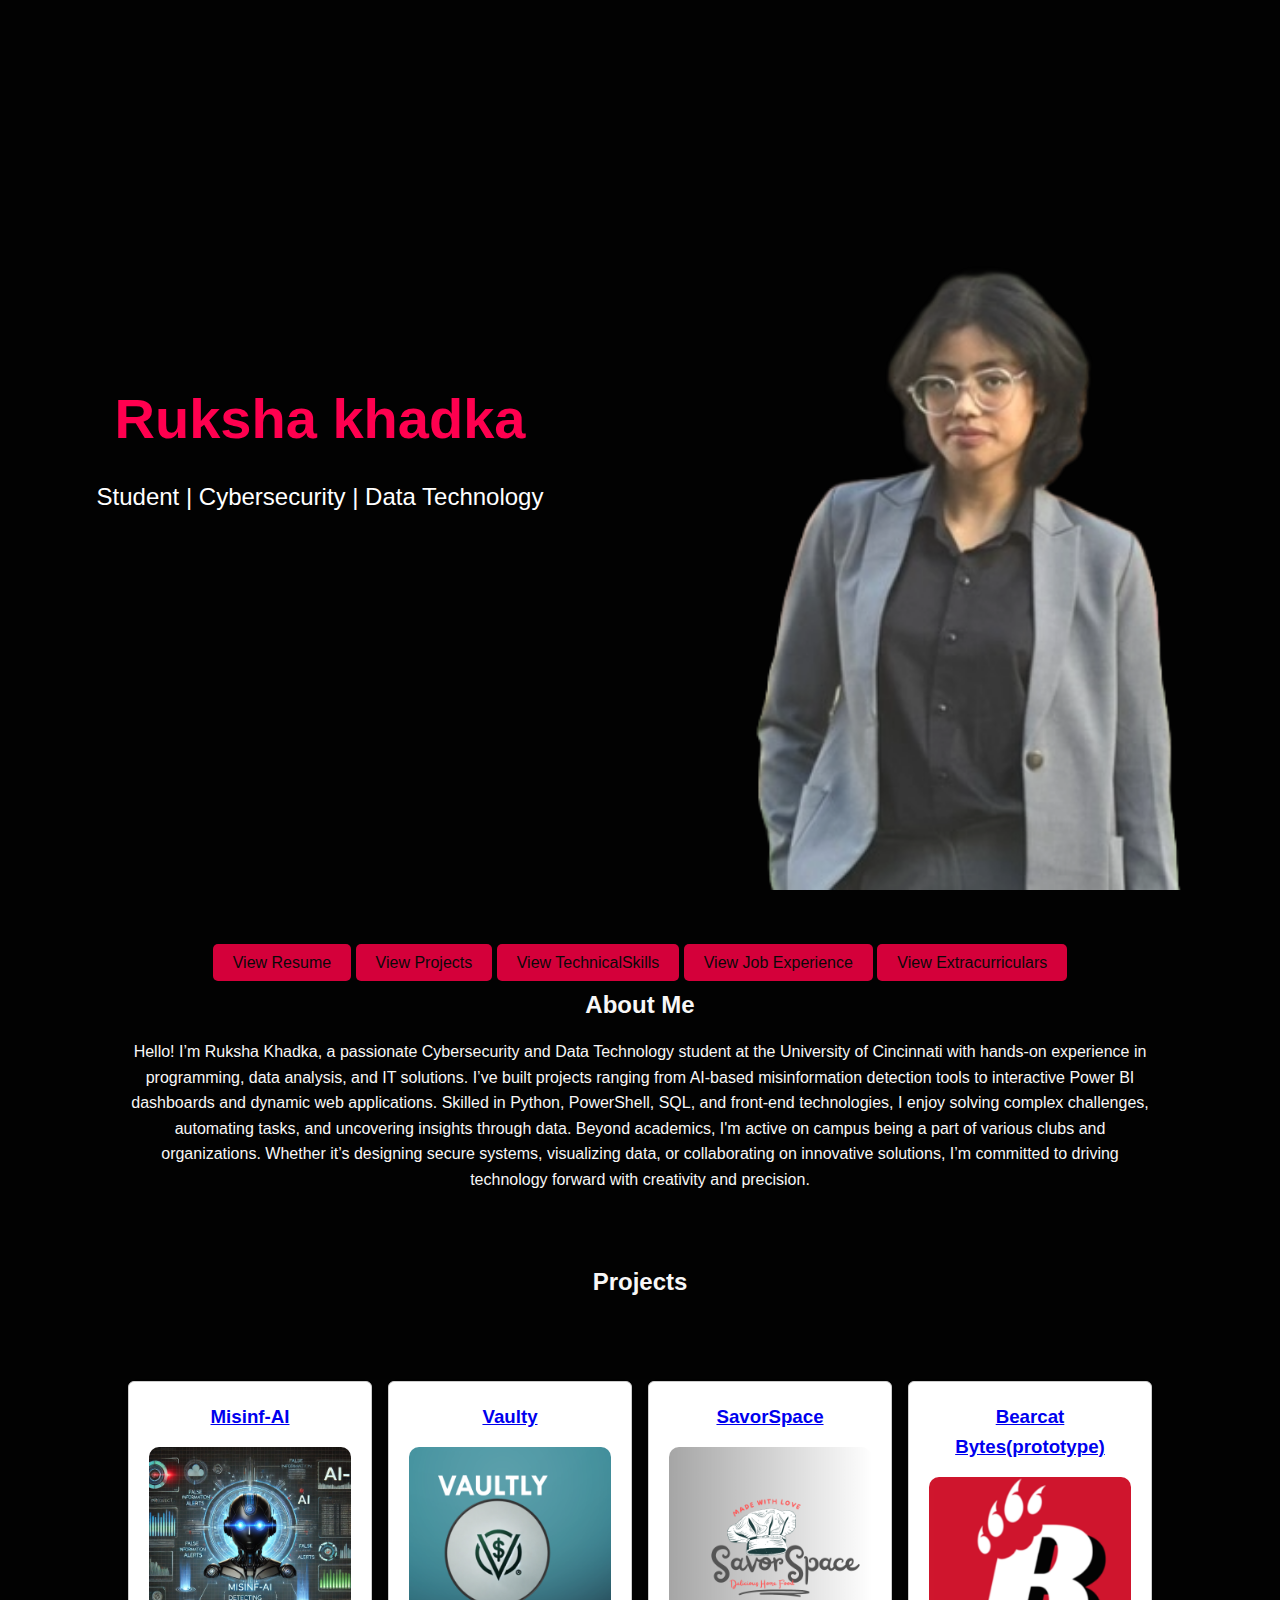
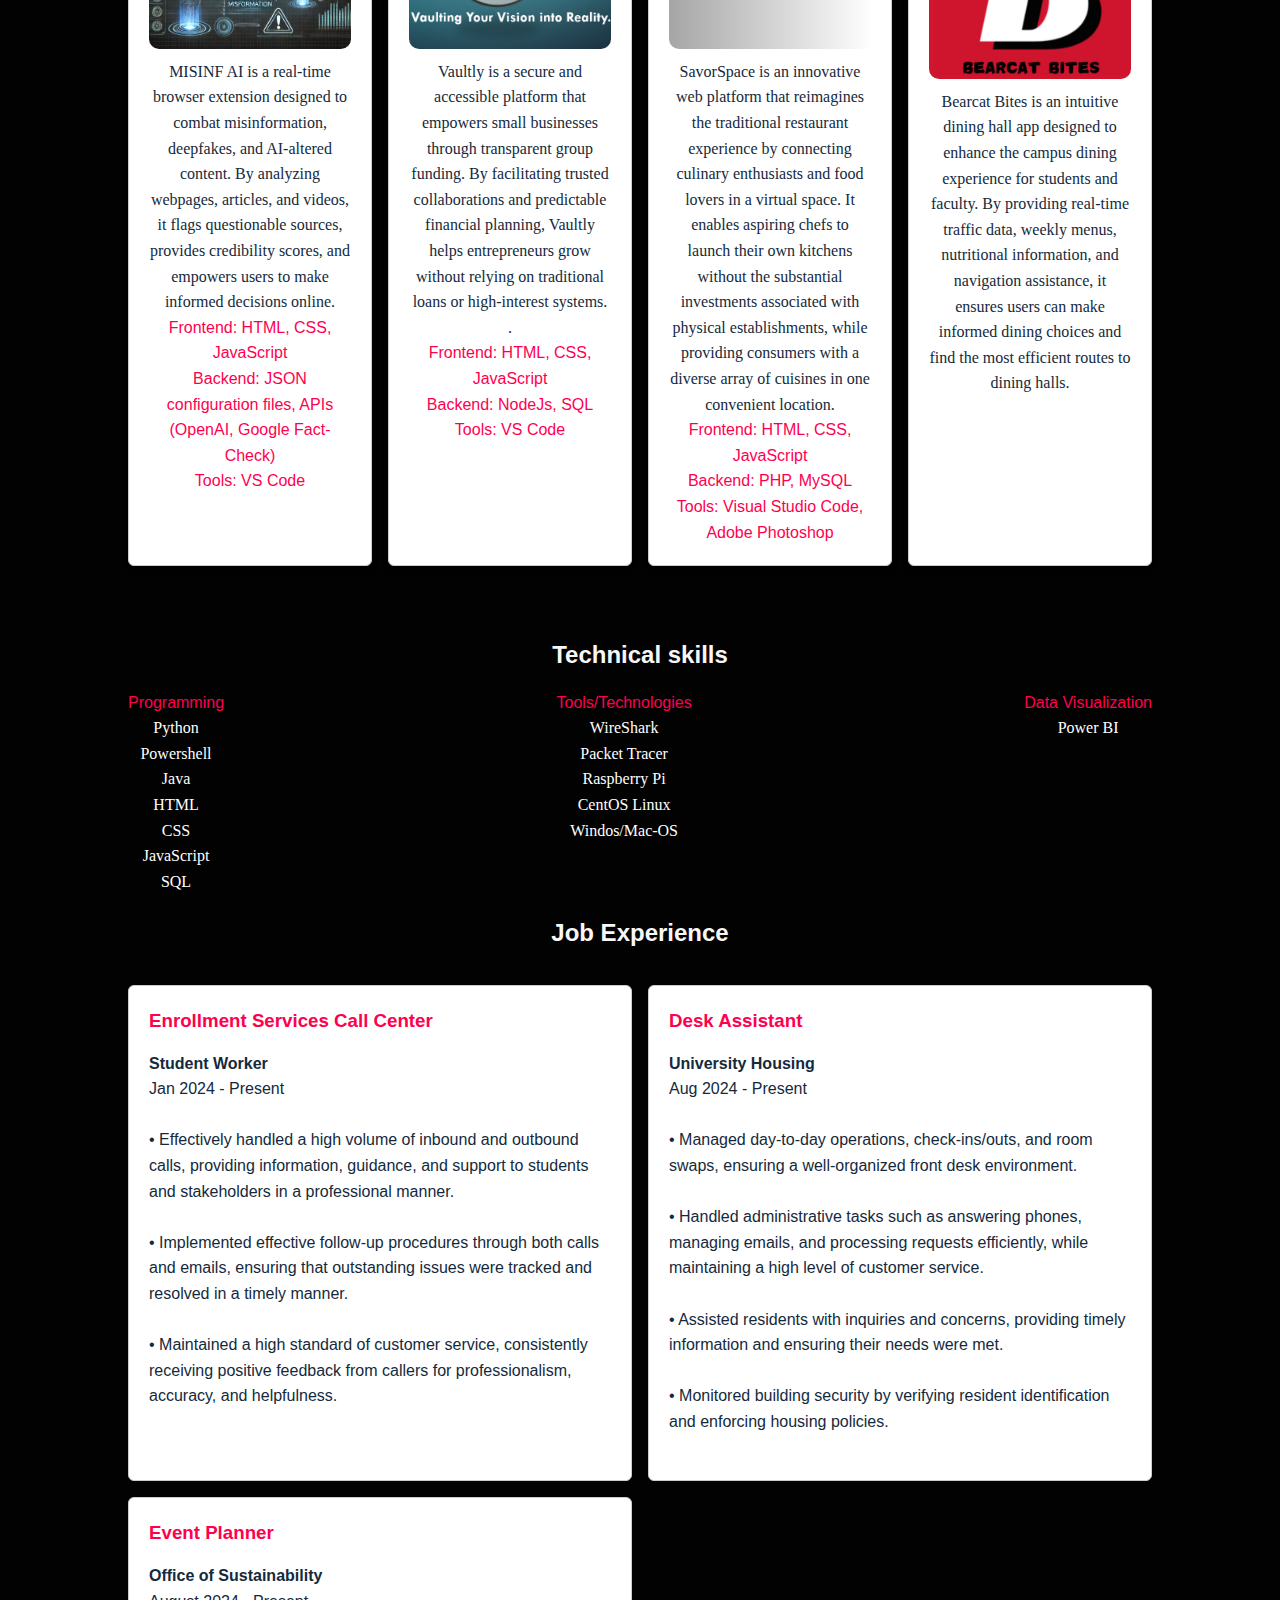
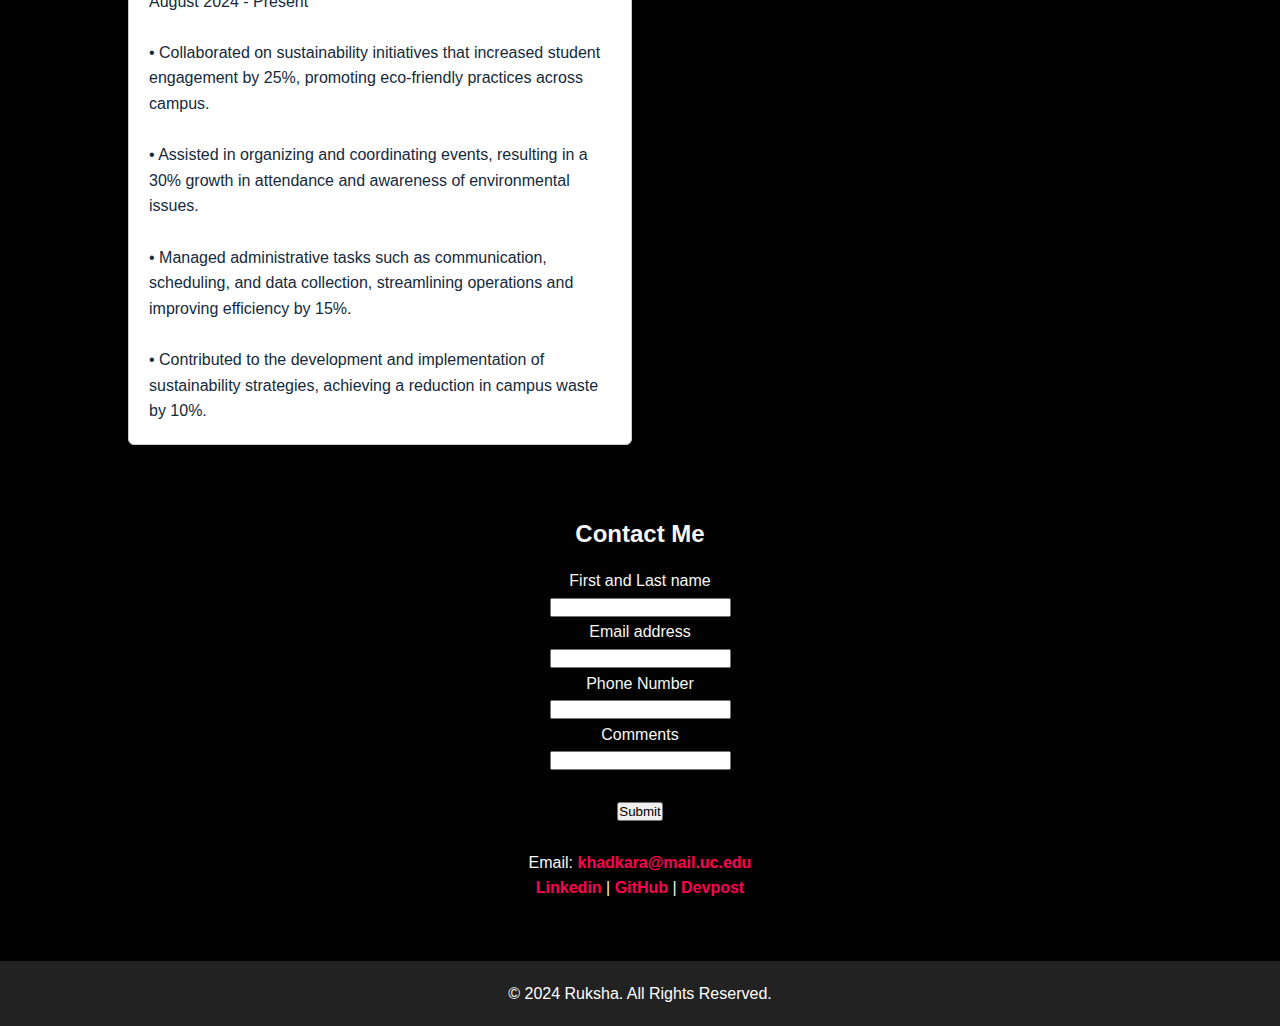
<file: index.html>
<!DOCTYPE html>
<html lang="en">

<head>
    <meta charset="UTF-8">
    <meta name="viewport" content="width=device-width, initial-scale=1.0">
    <title>Ruksha Khadka</title>
    <link rel="stylesheet" href="style.css">
</head>

<body>
    <!-- Header Section -->
            <header id="header">
                <div class="container">
                    <h1> <span>Ruksha khadka</span></h1>
                    <p>Student | Cybersecurity | Data Technology</p></div>
                    <div class="image"><img src="images/headshot1.png" alt="image" height="auto" width="auto"> </div>
            </header>
        </div>
    </div>

    <!-- About Me Section -->
    <section id="about">
        <a href="Resume.html" class="btn">View Resume</a>
        <a href="#projects" class="btn">View Projects</a>
        <a href="#technicalSkills" class="btn">View TechnicalSkills</a>
        <a href="#Experience" class="btn">View Job Experience</a>
        <a href="ExtraCurriculars.html" class="btn">View Extracurriculars</a>
        
        <div class="container">
            <h2>About Me</h2>
            <p>Hello! I’m Ruksha Khadka, a passionate Cybersecurity and Data Technology student at the University of Cincinnati with
            hands-on experience in programming, data analysis, and IT solutions. I’ve built projects ranging from AI-based
            misinformation detection tools to interactive Power BI dashboards and dynamic web applications. Skilled in Python,
            PowerShell, SQL, and front-end technologies, I enjoy solving complex challenges, automating tasks, and uncovering
            insights through data. Beyond academics, I'm active on campus being a part of various clubs and organizations. 
            Whether it’s designing secure systems, visualizing data, or collaborating on
            innovative solutions, I’m committed to driving technology forward with creativity and precision.</p>
        </div>
    </section>

    <!-- Projects Section -->
    <section id="projects">
        <div class="container">
            <h2>Projects</h2>
            <div class="project-grid">
                <div class="project-card">
                    <h3><span><a href="https://devpost.com/software/misinf-ai" target="_blank">Misinf-AI</a></span></h3>
                    <img src="images/Misinf-AI.webp" alt="Project 1">
                    <p> MISINF AI is a real-time browser extension designed to combat misinformation, deepfakes, and AI-altered content. By
                    analyzing webpages, articles, and videos, it flags questionable sources, provides credibility scores, and empowers users
                    to make informed decisions online.</p>
                        <ul>
                        <li><span>Frontend: HTML, CSS, JavaScript</span></li>
                        <li><span>Backend: JSON configuration files, APIs (OpenAI, Google Fact-Check)</span></li>
                        <li><span>Tools: VS Code</span></li>
                    </ul>
                    
                </div>
                <div class="project-card">
                    <h3><span><a href="https://github.com/poudelef/Vaulty" target="_blank"> Vaulty</a></span></h3>
                    <img src="images/VAULTY.png" alt="Project 2">
                    <p>
                    Vaultly is a secure and accessible platform that empowers small businesses through transparent group funding. By
                    facilitating trusted collaborations and predictable financial planning, Vaultly helps entrepreneurs grow without relying
                    on traditional loans or high-interest systems. .</p>
                    <ul>
                        <li><span>Frontend: HTML, CSS, JavaScript</span></li>
                        <li><span>Backend: NodeJs, SQL</span></li>
                        <li><span>Tools: VS Code</span></li>
                    </ul>

                </div>
                <div class="project-card">
                    <h3><span><a href="https://homepages.uc.edu/~khadkara/finalProject/index.html" target="_blank">SavorSpace</a></span></h3>
                    <img src="images/SavorSpace.png" alt="Project 1">
                    <p>SavorSpace is an innovative web platform that reimagines the traditional restaurant experience by connecting
                    culinary enthusiasts and food lovers in a virtual space. It enables aspiring chefs to launch their own kitchens without
                    the substantial investments associated with physical establishments, while providing consumers with a diverse array of
                    cuisines in one convenient location.
                    <ul>
                        <li><span>Frontend: HTML, CSS, JavaScript</span></li>
                        <li><span>Backend: PHP, MySQL</span></li>
                        <li><span>Tools: Visual Studio Code, Adobe Photoshop</span></li>
                    </ul>
                    </p>
                </div>
                <div class="project-card">
                    <h3><span><a href="https://github.com/brosnape/Bearcat-Bites" target="_blank">Bearcat Bytes(prototype)</a></span></h3>
                    <img src="images/BB.png" alt="Project 1">
                    <p>Bearcat Bites is an intuitive dining hall app designed to enhance the campus dining experience for students and faculty.
                    By providing real-time traffic data, weekly menus, nutritional information, and navigation assistance, it ensures users
                    can make informed dining choices and find the most efficient routes to dining halls.</p>
                    <ul>
                    </ul>                   
                    
                </div>
            </div>
        </div>
    </section>
<!--Technical skills section-->
        <section id="technicalSkills">
        <div class="container">
        <h2 style="text-align: center;">Technical skills</h2>
        <div class="tsbox">

            <div class='left-box' > <span>Programming</span>
            <ul>
                <li> Python</li>
                <li> Powershell</li>
                <li> Java</li>
                <li> HTML</li>
                <li> CSS</li>
                <li>JavaScript</li>
                <li>SQL</li>
            </ul>
            </div> 
            <div class='center-box'> <span> Tools/Technologies</span>
            <ul>
                <li> WireShark</li>
                <li> Packet Tracer</li>
                <li> Raspberry Pi</li>
                <li> CentOS Linux</li>
                <li> Windos/Mac-OS</li>
            </ul>
            </div>
            <div class='right-box'><span>Data Visualization</span>
            <ul>
                <li>Power BI</li>
            </ul>
            </div>
        </div>
        </div>
        </section>


<!-- Job Experience Section -->
<section id="Experience">
    <div class="container">
        <h2 style="text-align: center;">Job Experience</h2>
        <div class="job-experience-grid">
            <div class="job-card">
                <h3> <span>Enrollment Services Call Center</span></h3>
                <p><strong>Student Worker</strong></p>
                <p>Jan 2024 - Present</p><br>
                <p>
                • Effectively handled a high volume of inbound and outbound calls, providing information, guidance, and support to
                students and stakeholders in a professional manner. <br> <br>
                • Implemented effective follow-up procedures through both calls and emails, ensuring that outstanding issues were
                tracked and resolved in a timely manner. <br> <br>
                • Maintained a high standard of customer service, consistently receiving positive feedback from callers for
                professionalism, accuracy, and helpfulness.
                </p>
            </div>
            <div class="job-card">
                <h3> <span>Desk Assistant </span></h3>
                <p><strong>University Housing</strong></p>
                <p>Aug 2024 - Present</p> <br>
               <p>
                • Managed day-to-day operations, check-ins/outs, and room swaps, ensuring a well-organized front desk environment. <br> <br>
                • Handled administrative tasks such as answering phones, managing emails, and processing requests efficiently, while
                maintaining a high level of customer service.<br> <br>
                • Assisted residents with inquiries and concerns, providing timely information and ensuring their needs were met.<br> <br>
                • Monitored building security by verifying resident identification and enforcing housing policies.<br> <br>
                
               </p>
            </div>
            <div class="job-card">
                <h3> <span>Event Planner</span></h3>
                <p><strong>Office of Sustainability</strong></p>
                <p>August 2024 - Present</p><br>
                <p>
                    • Collaborated on sustainability initiatives that increased student engagement by 25%, promoting eco-friendly practices
                    across campus. <br> <br>
                    • Assisted in organizing and coordinating events, resulting in a 30% growth in attendance and awareness of environmental
                    issues.<br> <br>
                    • Managed administrative tasks such as communication, scheduling, and data collection, streamlining operations and
                    improving efficiency by 15%.<br> <br>
                    • Contributed to the development and implementation of sustainability strategies, achieving a reduction in campus waste by
                    10%.
                </p>
            </div>
        </div>
    </div>
</section>

</section>



<!-- Contact Section -->
    <section id="contact">
        <div class="container">
            <h2>Contact Me</h2>
                <form >
                    <label for="fname">First and Last name</label><br>
                    <input type="text" id="fname" name="fname"><br>
                    <label for="lname">Email address</label><br>
                    <input type="text" id="lname" name="lname"><br>
                    <label for="lname">Phone Number</label><br>
                    <input type="number" id="lname" name="lname"><br>
                    <label for="lname">Comments</label><br>
                    <input type="text" id="lname" name="lname"><br> <br>
                    <input type="submit" value="Submit"> <br> <br>
    
            </form>
            <p>Email: <a href="mailto:khadkara@mail.uc.edu" target="_blank">khadkara@mail.uc.edu</a></p>
            <p><a href="https://www.linkedin.com/in/rukshakhadka/" target="_blank">Linkedin</a> | <a href="https://github.com/Rukshaaa" target="_blank">GitHub</a> | <a href="https://devpost.com/khadkara?ref_content=user-portfolio&ref_feature=portfolio&ref_medium=global-nav" target="_blank">Devpost</a></p>
        </div>
    </section>



    <!-- Footer -->
    <footer>
        <div class="container">
            <p>&copy; 2024 Ruksha. All Rights Reserved.</p>
        </div>
    </footer>
</body>

</html>
</file>
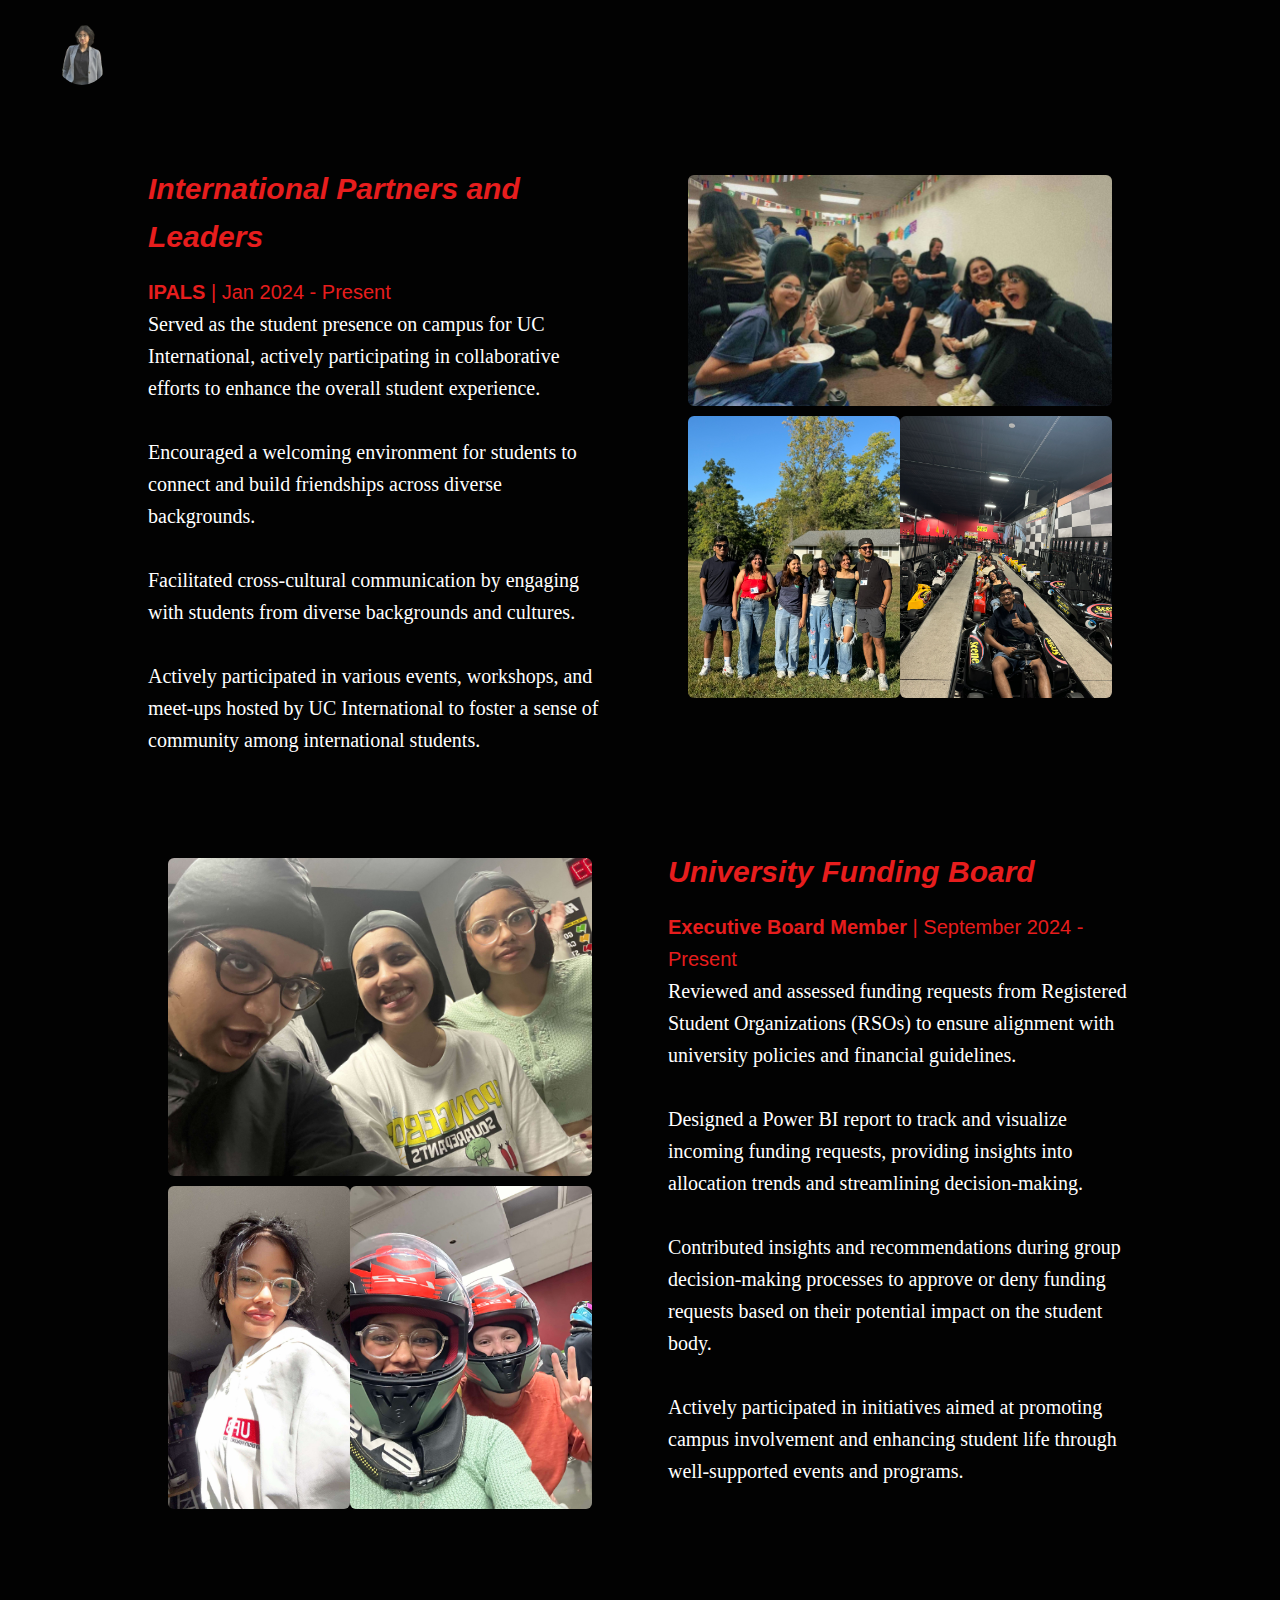
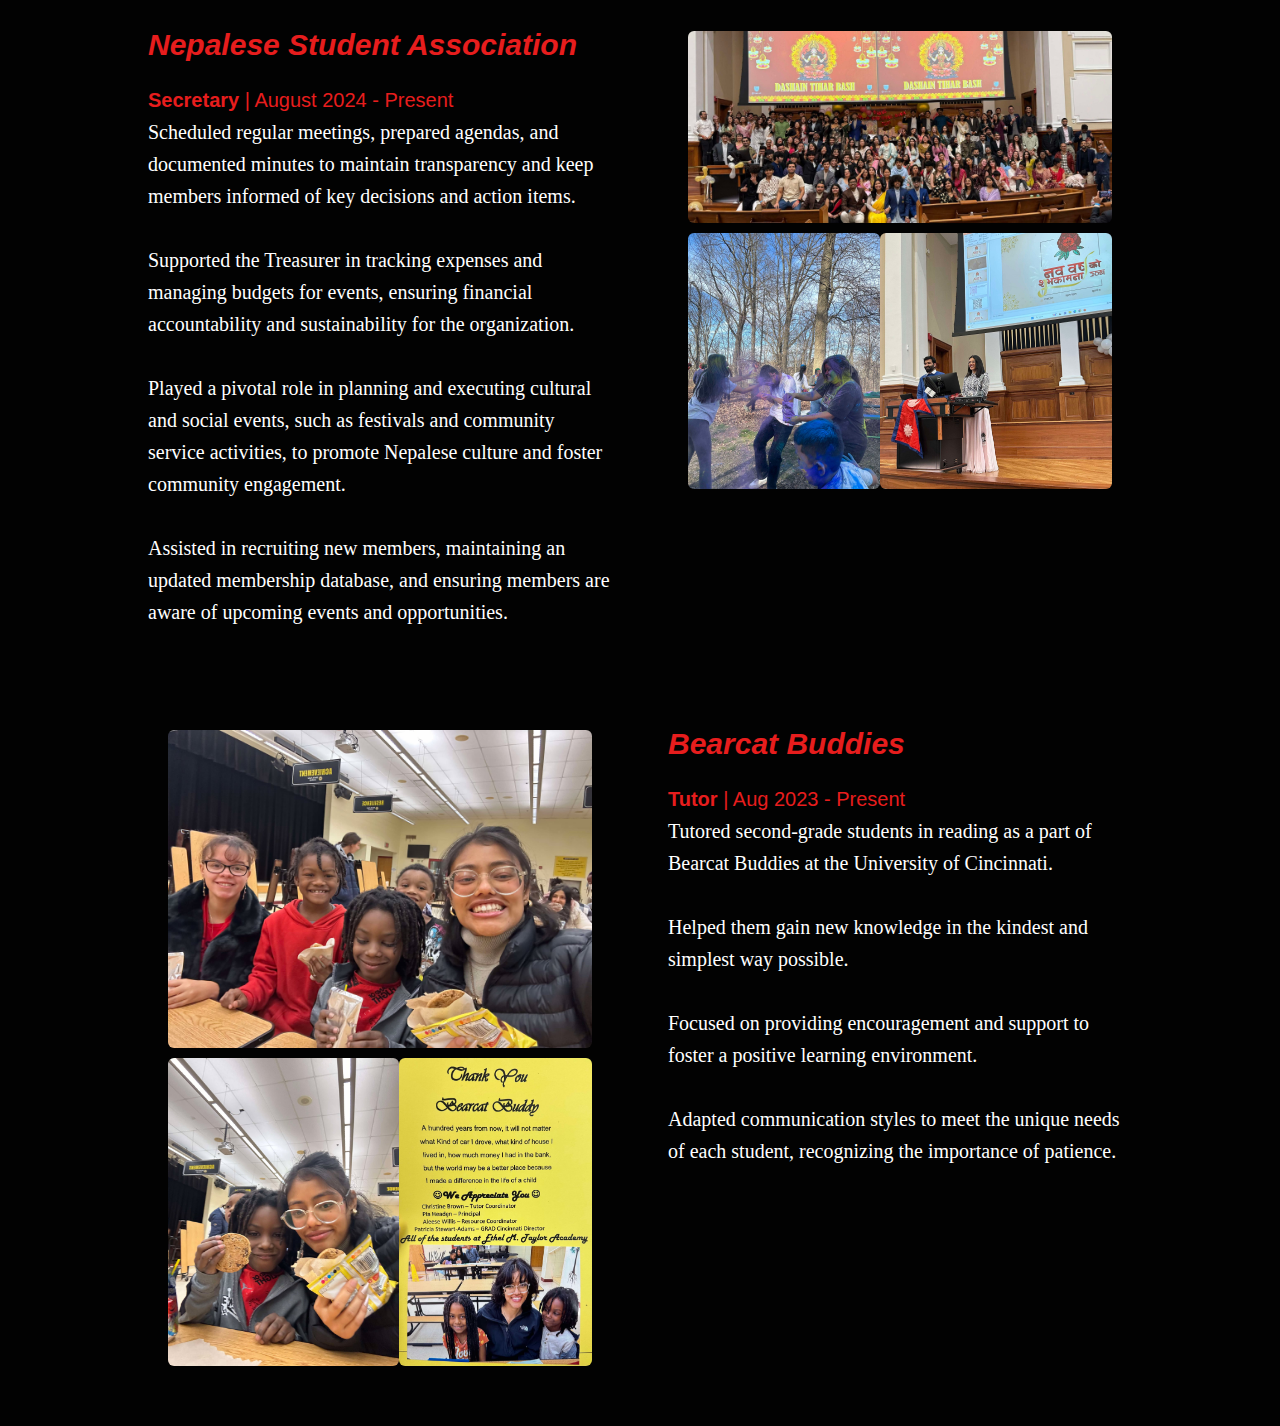
<file: ExtraCurriculars.html>
<!DOCTYPE html>
<html lang="en">

<head>
    <meta charset="UTF-8">
    <meta name="viewport" content="width=device-width, initial-scale=1.0">
    <title>Ruksha Khadka</title>
    <link rel="stylesheet" href="style.css">
    <a href="index.html"><img style="border-radius: 50%; margin-left: 50px;" src="images/headshot1.png" alt="image" height="5%" width="5%"></a>
</head>

<body>
    <section id="ExtraCurriculars">
        <div class="container">
            <!-- IPALS -->
            <div class="extracurricular-grid">
                <div class="extracurricular-card">
                <div class="IPALS-Desc"> 
                    <h3 style="font-size: 1.5em; font-style: italic;">International Partners and Leaders</h3>
                    <p><strong>IPALS</strong> | Jan 2024 - Present</p>
                    <ul>
                        <li>Served as the student presence on campus for UC International, actively participating in collaborative efforts to
                        enhance the overall student experience.</li><br>
                        <li>Encouraged a welcoming environment for students to connect and build friendships across diverse backgrounds.</li> <br>
                        <li>Facilitated cross-cultural communication by engaging with students from diverse backgrounds and cultures.</li><br>
                        <li>Actively participated in various events, workshops, and meet-ups hosted by UC International to foster a sense of
                        community among international students.</li>
                    </ul>
                </div>
                </div>
                <div class="extracurricular-card">
                    <div class=" extracurricular-card img">
                    <div class="grid1">
                        <img src="images/ipals1.jpg" alt="img 1"> 
                        <div class="mainflex">
                    <div class="flex1">
                        <img src="images/retreat.JPEG" alt="pIC">
                    </div>
                    <div class="flex2">
                        <img src="images/gokart.JPEG" alt="pIC">
                        </div>
                    </div>

                    </div>  
                    </div>
                </div>
            </div>
            <!-- UFB -->
            <div class="extracurricular-grid">
                        <div class="extracurricular-card">
                            <div class=" extracurricular-card img">
                                <div class="grid1">
                                    <img src="images/UFB2.jpg" alt="img 1">
                                    <div class="mainflex">
                                        <div class="flex1">
                                            <img src="images/ufb1.jpg" alt="pIC">
                                        </div>
                                        <div class="flex2">
                                            <img src="images/UFB3.jpg" alt="pIC">
                                        </div>
                                    </div>
                        
                                </div>
                            </div>
                        </div>
                <div class="extracurricular-card">
                    <div class="IPALS-Desc">
                        <h3 style="font-size: 1.5em; font-style: italic;">University Funding Board</h3>
                        <p><strong>Executive Board Member</strong> | September 2024 - Present</p>
                        <ul>
                            <li>Reviewed and assessed funding requests from Registered Student Organizations (RSOs) to ensure alignment with university
                            policies and financial guidelines. </li> <br>
                            <li>Designed a Power BI report to track and visualize incoming funding requests, providing insights into allocation trends
                            and streamlining decision-making.</li> <br>
                            <li>Contributed insights and recommendations during group decision-making processes to approve or deny funding requests
                            based on their potential impact on the student body.</li><br>
                            <li>Actively participated in initiatives aimed at promoting campus involvement and enhancing student life through
                            well-supported events and programs.</li>
                    
                        </ul>
                    </div>
                </div>
     
            </div>
            <!-- NSA -->
            <div class="extracurricular-grid">
                <div class="extracurricular-card">
                    <div class="IPALS-Desc">
                        <h3 style="font-size: 1.5em; font-style: italic;">Nepalese Student Association</h3>
                        <p><strong>Secretary</strong> | August 2024 - Present</p>
                        <ul>
                            <li>Scheduled regular meetings, prepared agendas, and documented minutes to maintain transparency and keep members informed
                            of key decisions and action items.</li> <br>
                            <li>Supported the Treasurer in tracking expenses and managing budgets for events, ensuring financial accountability and
                            sustainability for the organization. </li> <br>
                            <li>Played a pivotal role in planning and executing cultural and social events, such as festivals and community service
                            activities, to promote Nepalese culture and foster community engagement.</li> <br>
                            <li> Assisted in recruiting new members, maintaining an updated membership database, and ensuring members are aware of
                            upcoming events and opportunities.</li>
                        </ul>
                    </div>
                </div>
                <div class="extracurricular-card">
                    <div class=" extracurricular-card img">
                        <div class="grid1">
                            <img src="images/NSA1.jpg" alt="img 1">
                            <div class="mainflex">
                                <div class="flex1">
                                    <img src="images/NSA2.jpg" alt="pIC">
                                </div>
                                <div class="flex2">
                                    <img src="images/NSA3.jpg" alt="pIC">
                                </div>
                            </div>
            
                        </div>
                    </div>
                </div>
            </div>
            <!-- Bearcat Buddies -->
            <div class="extracurricular-grid">
                <div class="extracurricular-card">
                    <div class=" extracurricular-card img">
                        <div class="grid1">
                            <img src="images/BB1.jpg" alt="img 1">
                            <div class="mainflex">
                                <div class="flex1">
                                    <img src="images/BB2.jpg" alt="pIC">
                                </div>
                                <div class="flex2">
                                    <img src="images/BB3.jpg" alt="pIC">
                                </div>
                            </div>
                        </div>
                    </div>
                </div>
                <div class="extracurricular-card">
                    <div class="IPALS-Desc">
                        <h3 style="font-size: 1.5em; font-style: italic;">Bearcat Buddies</h3>
                        <p><strong>Tutor</strong> | Aug 2023 - Present</p>
                        <ul>
                            <li>Tutored second-grade students in reading as a part of Bearcat Buddies at the University of Cincinnati.</li><br>
                            <li>Helped them gain new knowledge in the kindest and simplest way possible.</li><br>
                            <li>Focused on providing encouragement and support to foster a positive learning environment.</li><br>
                            <li>Adapted communication styles to meet the unique needs of each student, recognizing the importance of patience.</li>
                        </ul>
                    </div>
                </div>
            </div>
        </div>
    </section>
</body>
</file>
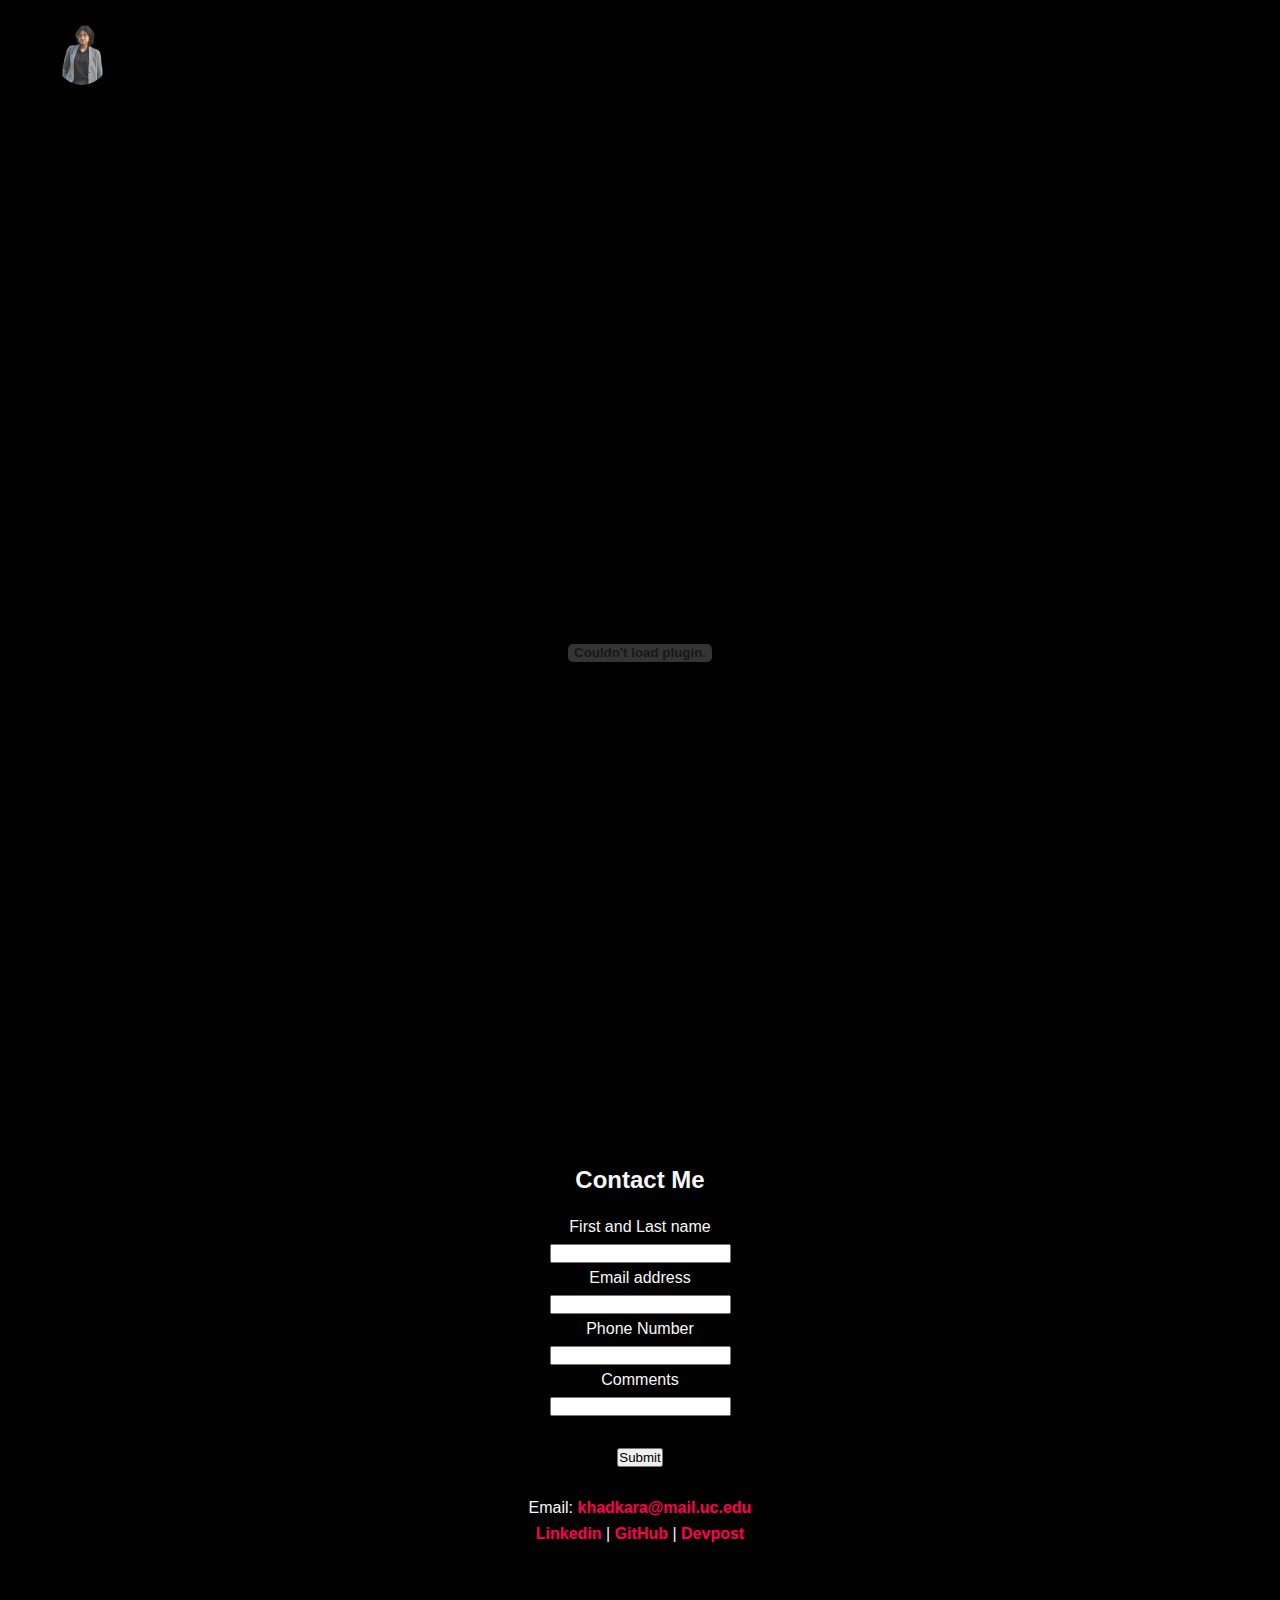
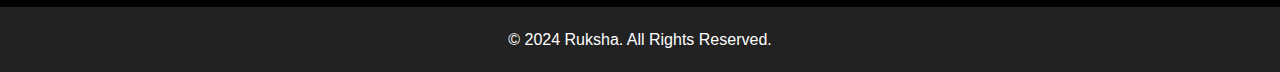
<file: Resume.html>
<!DOCTYPE html>
<html lang="en">

<head>
    <meta charset="UTF-8">
    <meta name="viewport" content="width=device-width, initial-scale=1.0">
    <title>Ruksha Khadka</title>
    <link rel="stylesheet" href="style.css">
        <a href="index.html"><img style="border-radius: 50%; margin-left: 50px;" src="images/headshot1.png" alt="image"
                height="5%" width="5%"></a>
</head>

<body>
    
<section id="contact">
    <div class="container">
        <p>
            <embed src="KhadkaRukshaResume.pdf" type="application/pdf" width="1000" height="1000">

        </p>
        <h2>Contact Me</h2>
        <form>
            <label for="fname">First and Last name</label><br>
            <input type="text" id="fname" name="fname"><br>
            <label for="lname">Email address</label><br>
            <input type="text" id="lname" name="lname"><br>
            <label for="lname">Phone Number</label><br>
            <input type="number" id="lname" name="lname"><br>
            <label for="lname">Comments</label><br>
            <input type="text" id="lname" name="lname"><br> <br>
            <input type="submit" value="Submit"> <br> <br>

        </form>
        <p>Email: <a href="mailto:khadkara@mail.uc.edu" target="_blank">khadkara@mail.uc.edu</a></p>
        <p><a href="https://www.linkedin.com/in/rukshakhadka/" target="_blank">Linkedin</a> | <a
                href="https://github.com/brosnape" target="_blank">GitHub</a> | <a
                href="https://devpost.com/khadkara?ref_content=user-portfolio&ref_feature=portfolio&ref_medium=global-nav"
                target="_blank">Devpost</a></p>
    </div>
</section>



<!-- Footer -->
<footer>
    <div class="container">
        <p>&copy; 2024 Ruksha. All Rights Reserved.</p>
    </div>
</footer>
</body>

</html>
</file>
<file: style.css>
@import url('https://fonts.googleapis.com/css2?family=Baloo+Paaji+2:wght@400..800&family=DM+Serif+Text:ital@0;1&display=swap');

* {
    margin: 0;
    padding: 0;
    box-sizing: border-box;
    font-family: 'Poppins', sans-serif;
}

html, body {
    scroll-behavior: smooth;
}
body {
    background-color: #020202;
    color: #f8f7f7;
    line-height: 1.6;
}
/* Header Section */
.main-div{
    position: relative;
}
#header {
    height: 100vh;
    color: #fff;
    text-align: center;
    display: flex;
    justify-content: center;

}

#header h1 {
    font-size: 3.5rem;
}

#header p {
    margin: 10px 0;
    font-size: 1.5rem;
}
.container,
#header .image {
    width: 80%;
    margin: auto;
    padding: 10px 0;
}


/* Flex container for image */
.image {
    display: flex;
    justify-content: center;
    align-items: center;
    width: 100%;
    height: 100%;
    overflow: hidden;
    /* border-radius: 70%; */

}

/* Make the image fill the entire box */
.image img {
    width: 100%;
    /* Stretch image to full width */
    height: 100%;
    /* Stretch image to full height */
    object-fit: cover;
    /* Maintain aspect ratio while covering entire container */
}

h1,
h2,
h3 {
    font-weight: 600;
    margin-bottom: 15px;
}

span{
    color: #ff004f;
}


.btn {
    display: inline;
    background: #d4003a;
    color: #0b0808;
    padding: 10px 20px;
    text-decoration: none;
    margin-top: 15px;
    border-radius: 5px;
    transition: background 0.3s ease;
}

.btn:hover {
    background: white;
}

/* About Me Section */
#about, #projects,#contact {
    text-align: center;
    margin: 50px 0;
}

.project-grid{
    display: grid;
    grid-template-columns: repeat(4, 1fr);
    gap: 1rem;
    margin-top: 5rem;
   box-sizing: border-box;
   
}

.project-card {
    background: #fff;
    border: 1px solid #ccc;
    box-shadow: 0 4px 6px rgba(0, 0, 0, 0.1);
    padding: 20px;
    border-radius: 6px;
    transition: transform 0.3s ease;
    text-align: center;
    /*display: grid;
        grid-template-rows: subgrid;
        grid-row: 1/4;*/
}

.project-card img {
    width: 100%;
    border-radius: 10px;
    margin-bottom: 10px;
    display: block;
}
.project-card p, ul li {
    color: #142a3c;
    font-family: Cambria, Cochin, Georgia, Times, 'Times New Roman', serif;
}

.project-card:hover {
    transform: translateY(-5px);
}
/*technical Skills Section*/

#technicalSkills p, ul li {
    /* text-align: center; */
    padding: 0;
    color: white;
    text-align: center;
    flex: 1;
    list-style: none;
}
.tsbox{
    /* background-color: white; */
    display: flex;
    justify-content: space-between;
    gap: 10px;
    /* padding:10px; */
    /* border: 2px solid #000;
    border-radius: 5px;
    width: 100%; */
}


/* Contact Section */
#contact a {
    color: #ff004f;
    text-decoration: none;
    font-weight: 600;
}

#contact a:hover {
    text-decoration: underline;
}

/* Footer */
footer {
    background: #222;
    color: #fff;
    text-align: center;
    padding: 10px 0;
}

/* Job Experience Section */
.job-experience-grid {
    display: grid;
    grid-template-columns: repeat(2, 1fr);
    gap: 1rem;
    margin-top: 2rem;
}

.job-card {
    background: #fff;
    border: 1px solid #ccc;
    padding: 20px;
    border-radius: 6px;
    text-align: left;
    color: #142a3c;
}

.job-card ul li {
    margin-bottom: 8px;
}

/* Extracurriculars Section */
.extracurricular-grid {
    display: grid;
    grid-template-columns: repeat(2, 1fr);
    gap: 1rem;
    margin-top: 2rem;
}

.extracurricular-card {
    padding: 20px;
    border-radius: 6px;
    text-align: start;
    color: #e71d1d;

}

.extracurricular-card img {
    width: 100%;
    border-radius: 6px;
    margin-bottom: 10px;
    display: flex;
    justify-content: flex-start;
}


.grid1{
    display: grid;
}
.flex1 {
    justify-content: left;
}
.flex2{
    justify-content: right;
}
.mainflex{
    display: flex;

}
.IPALS-Desc{
    padding: 10px, 0;
    margin: 10px 0;
    font-size: 1.25rem;
            font-family: "Baloo Paaji 2", serif;
            font-optical-sizing: auto;
            font-weight: 400;
            font-style: normal;
}
.IPALS-Desc ul li {
    text-align: start;
}
</file>
